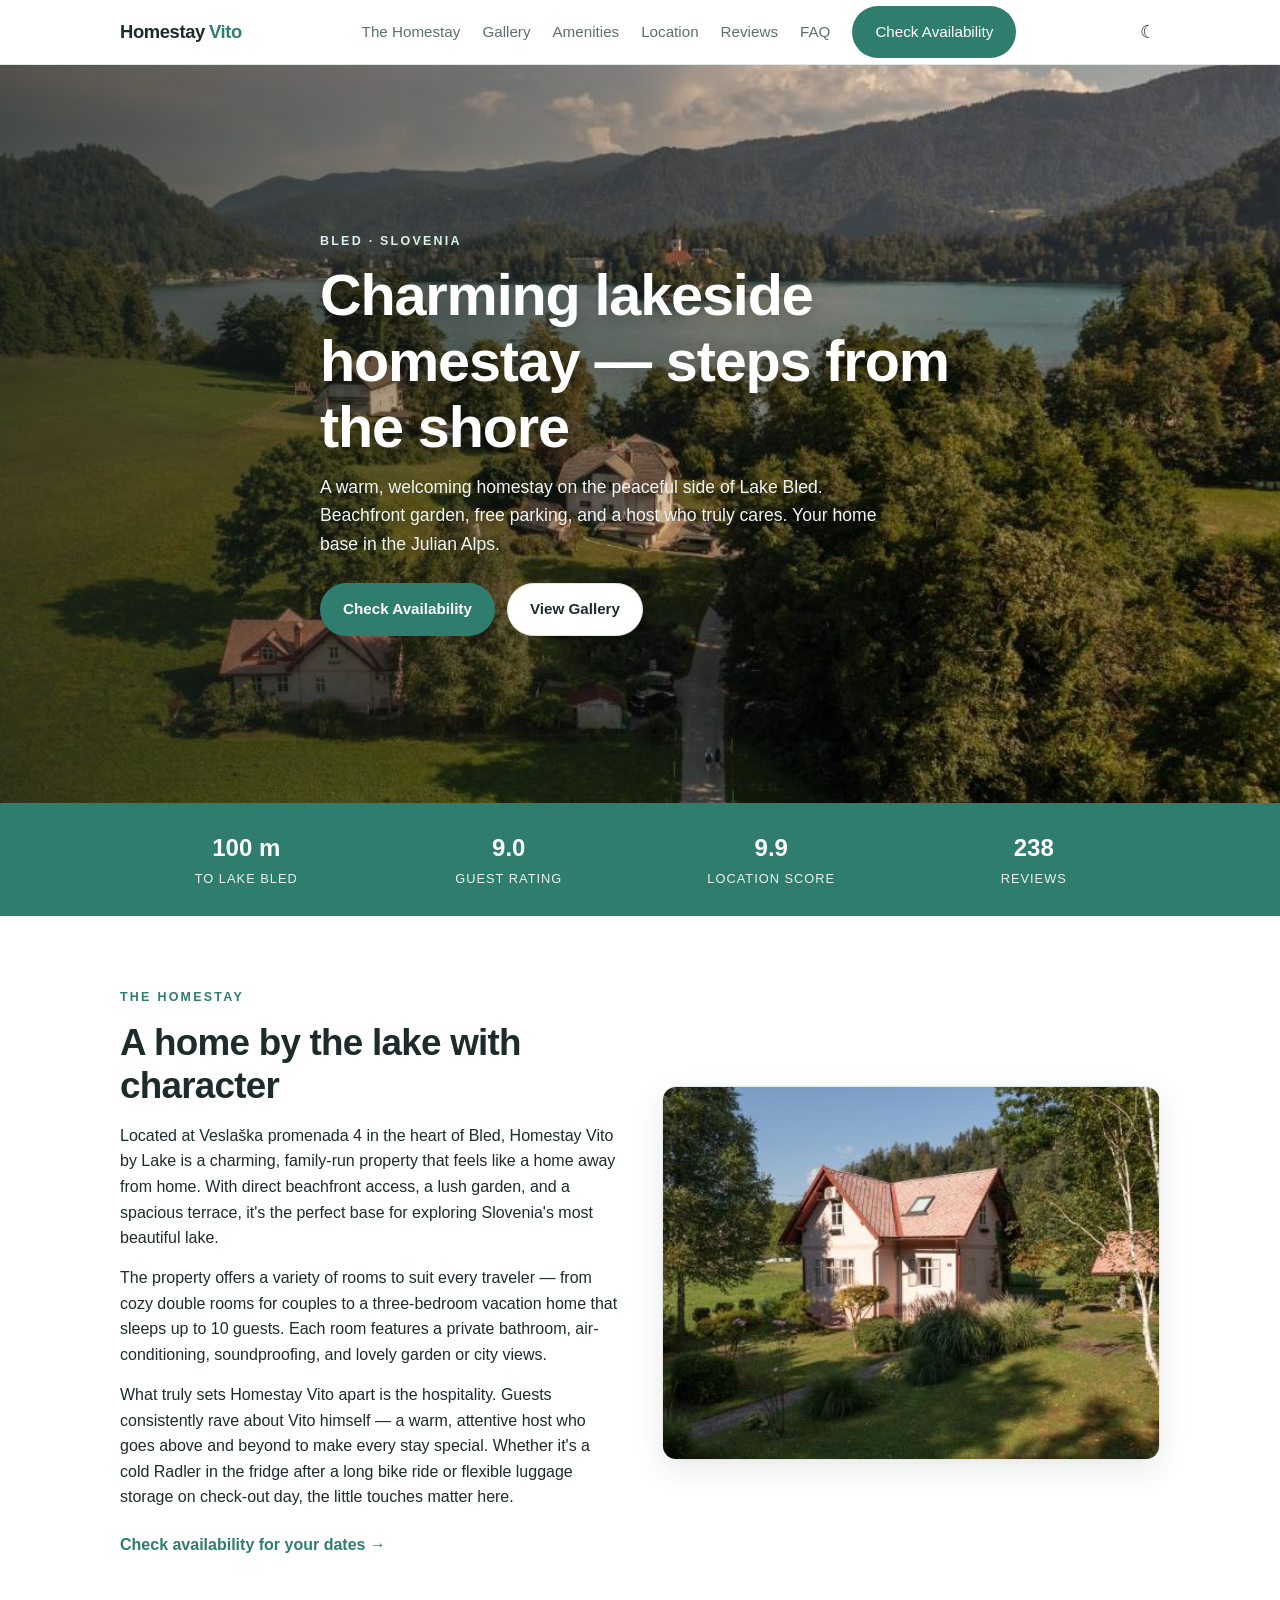
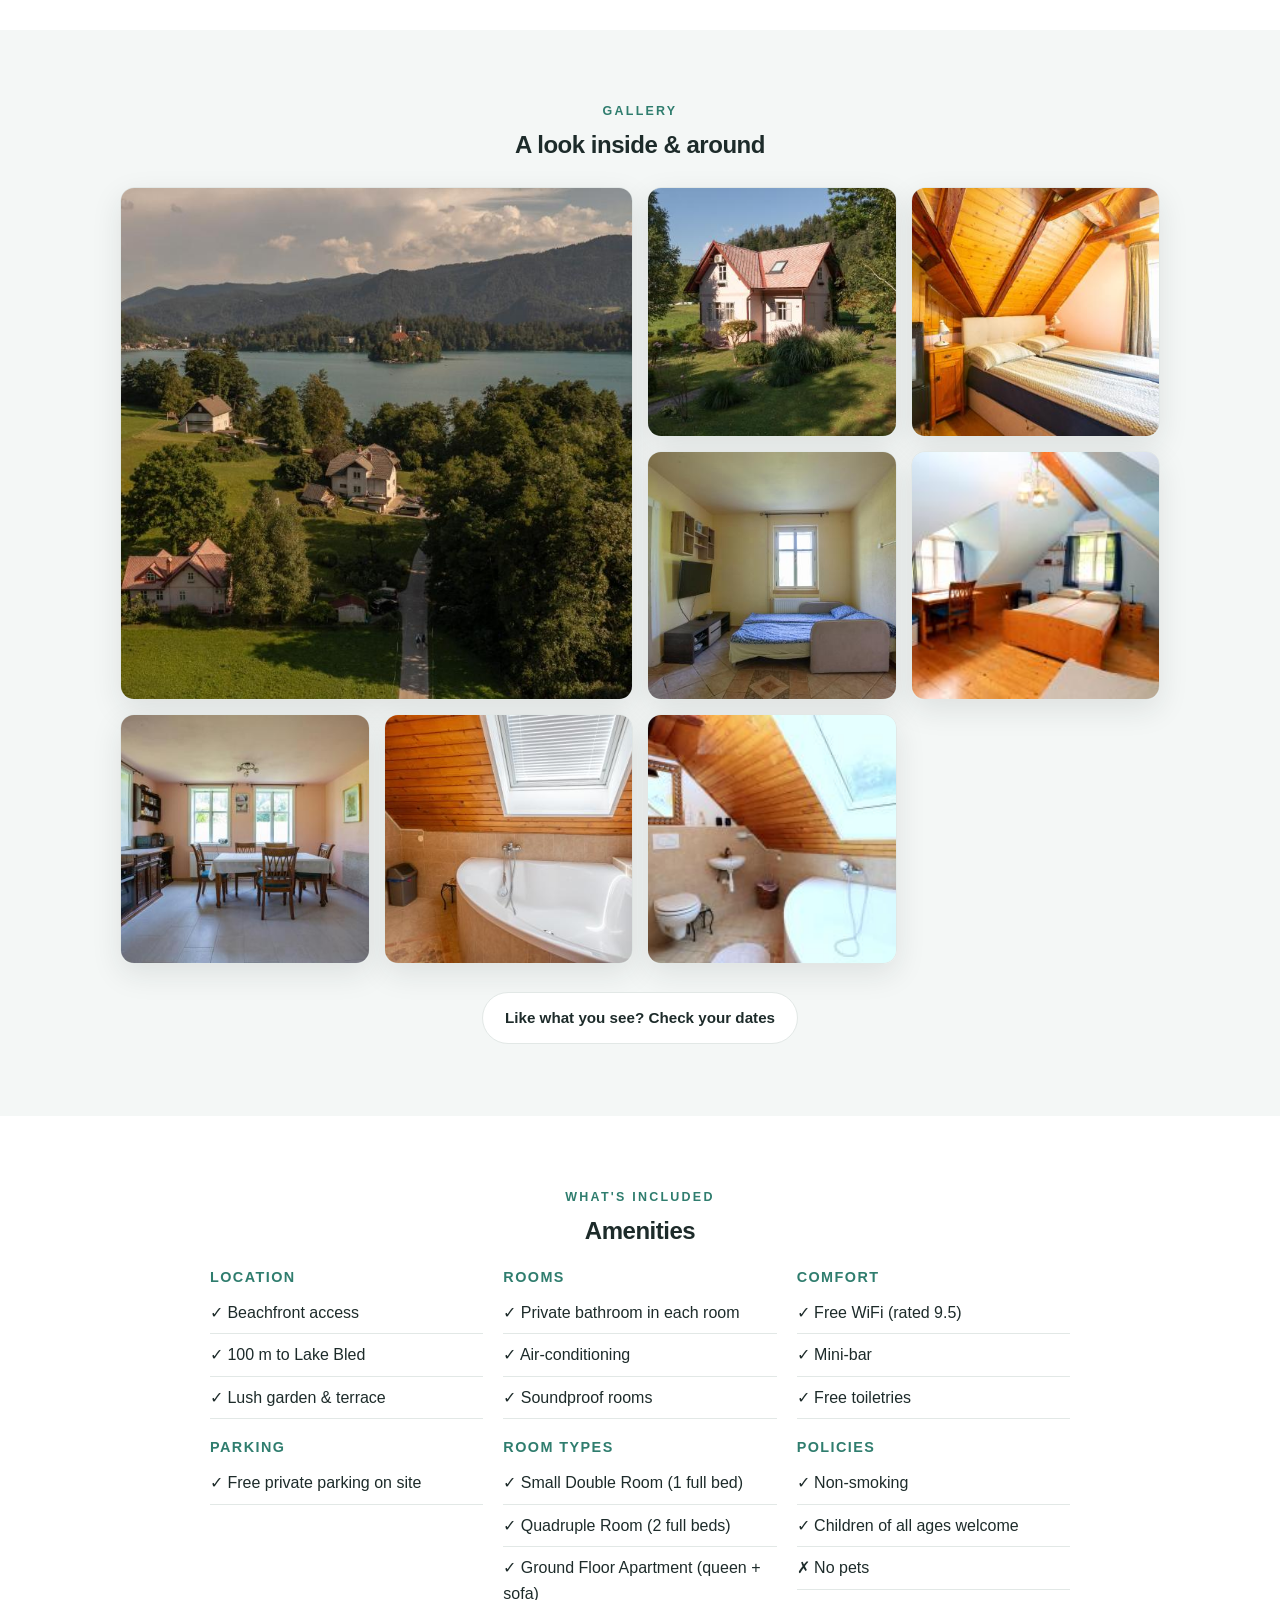
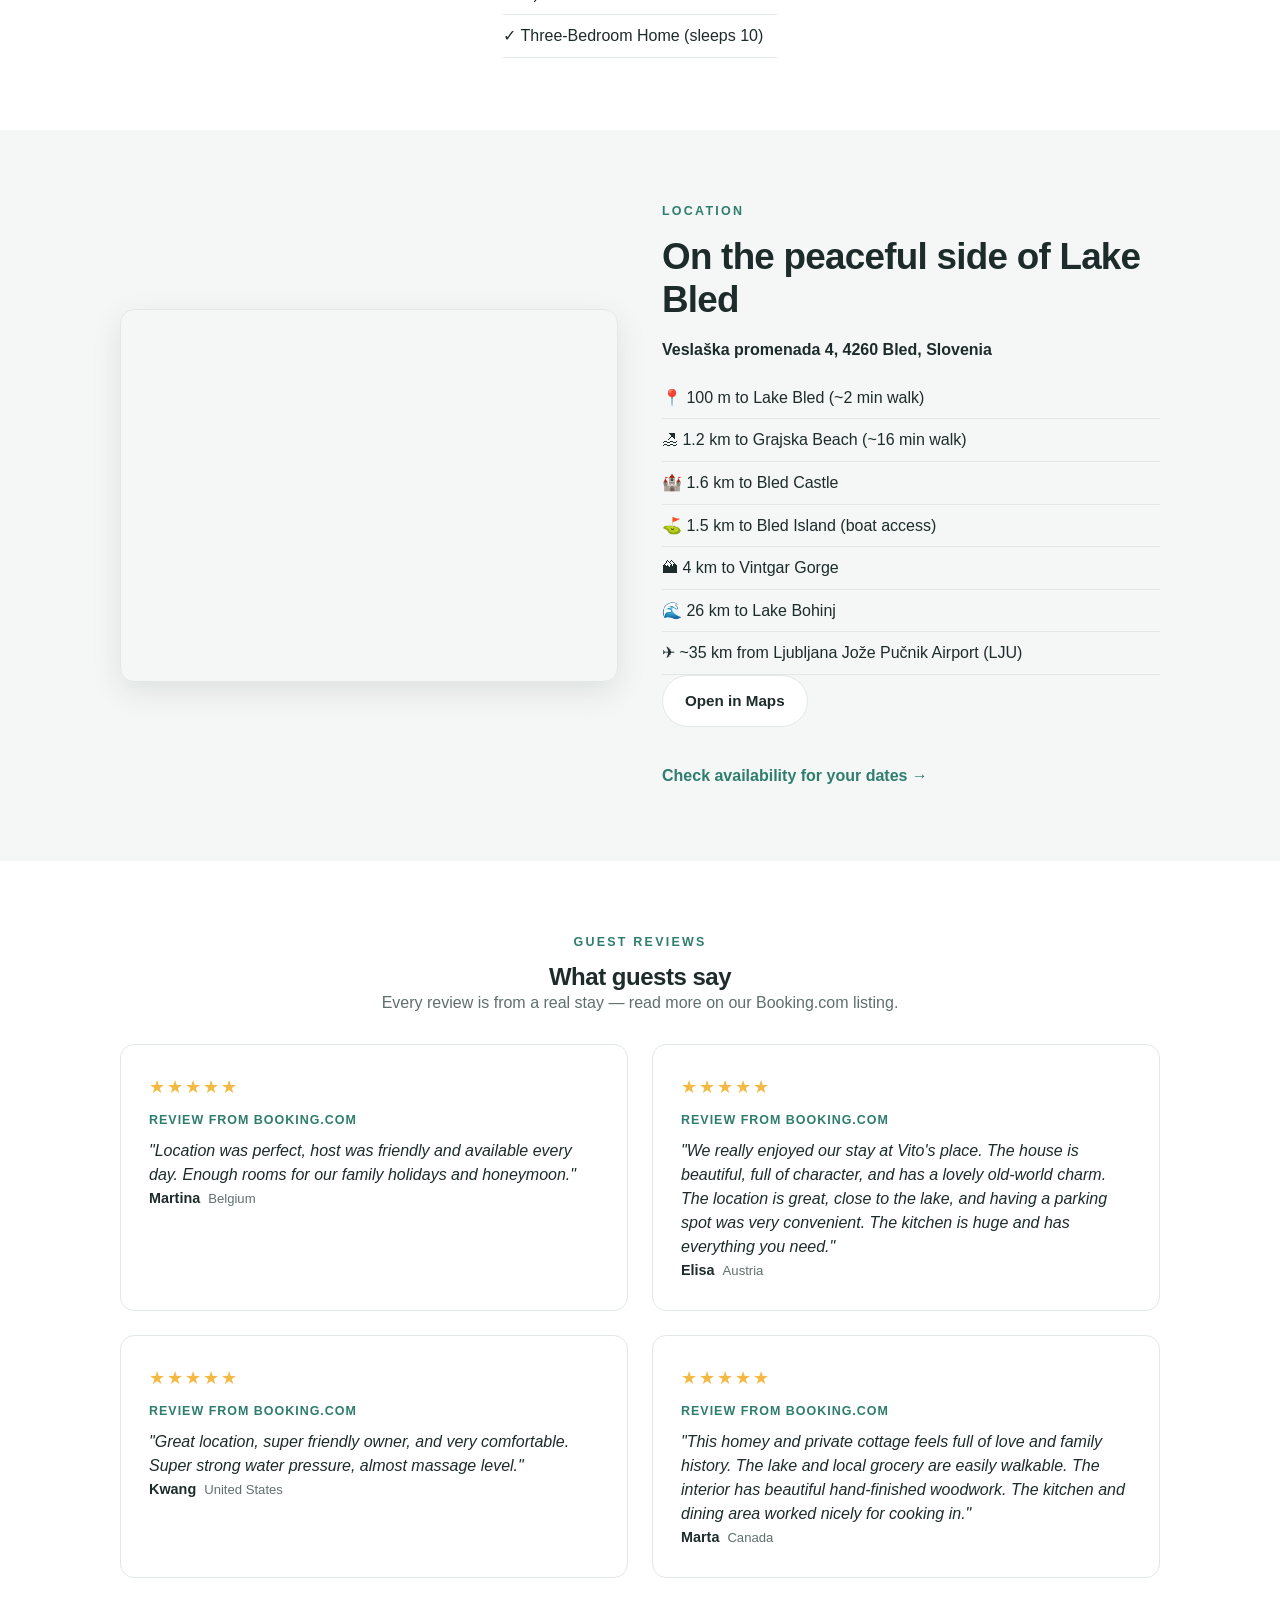
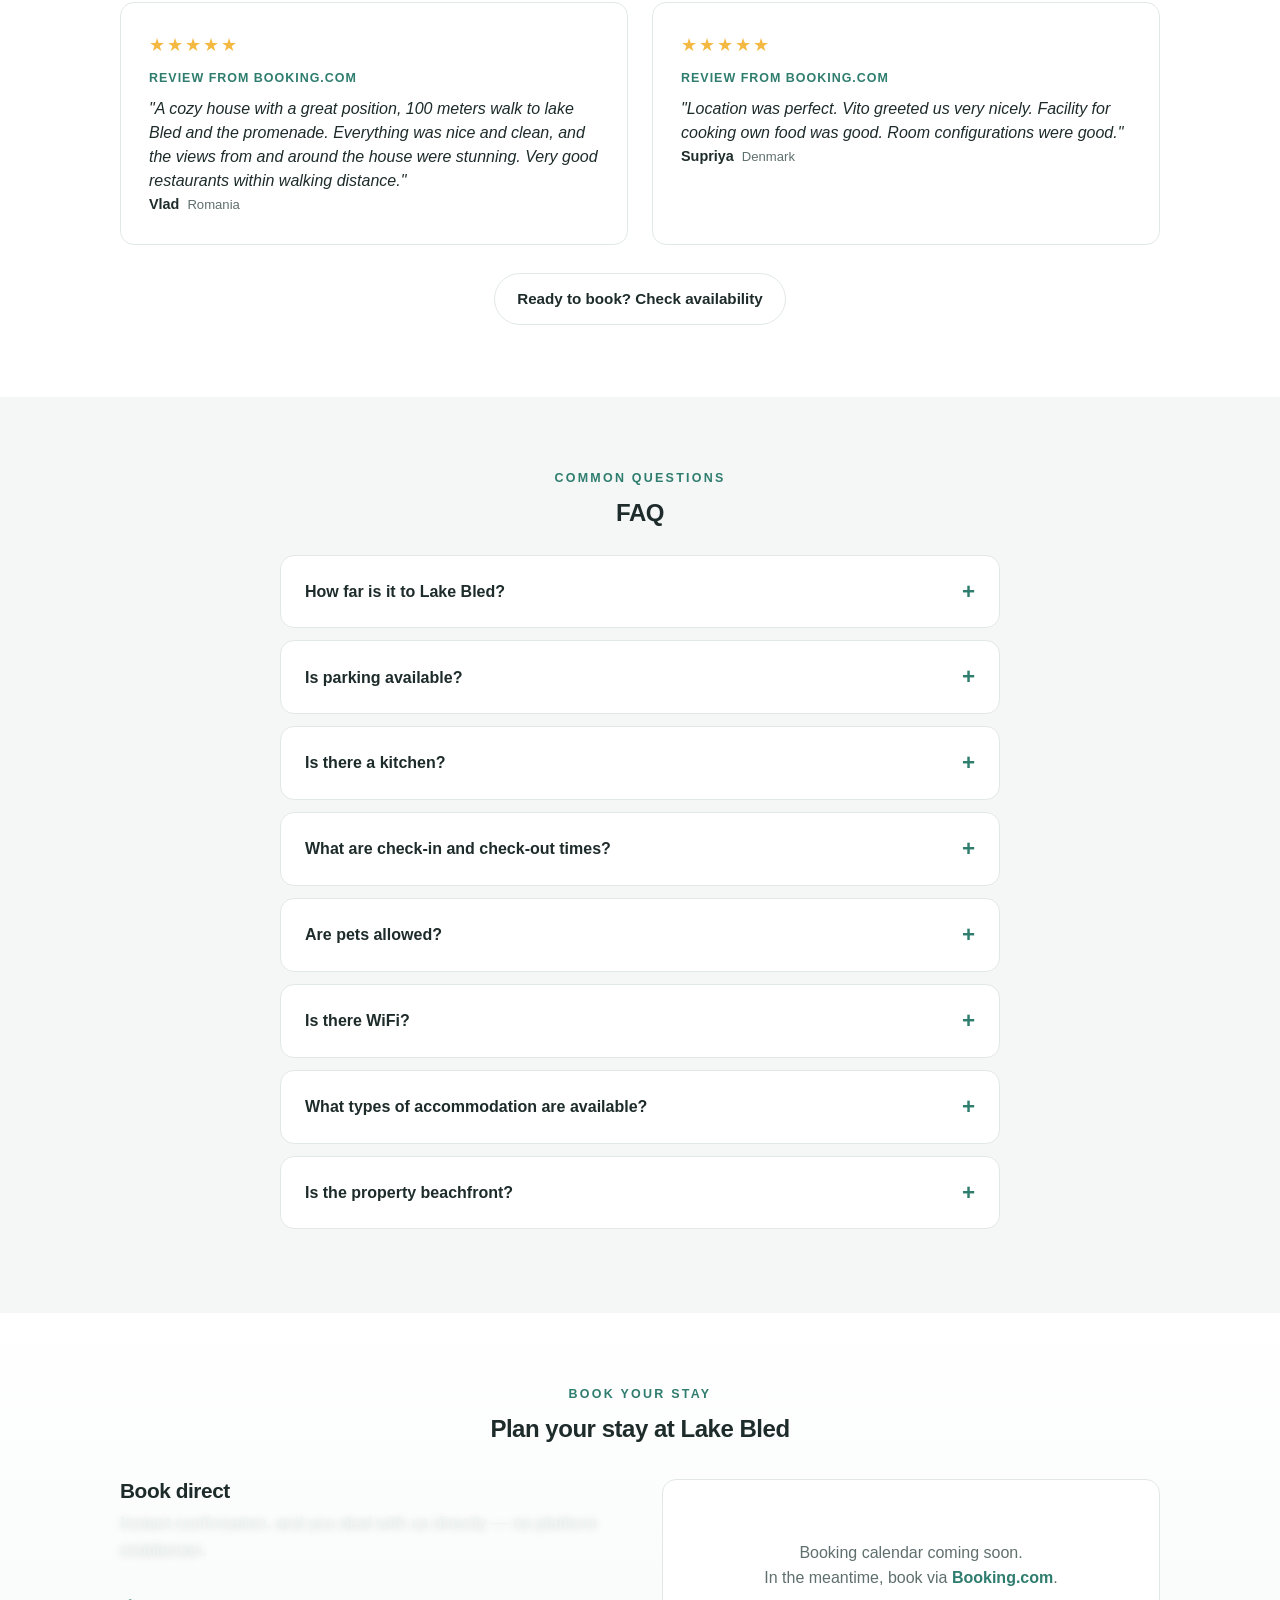
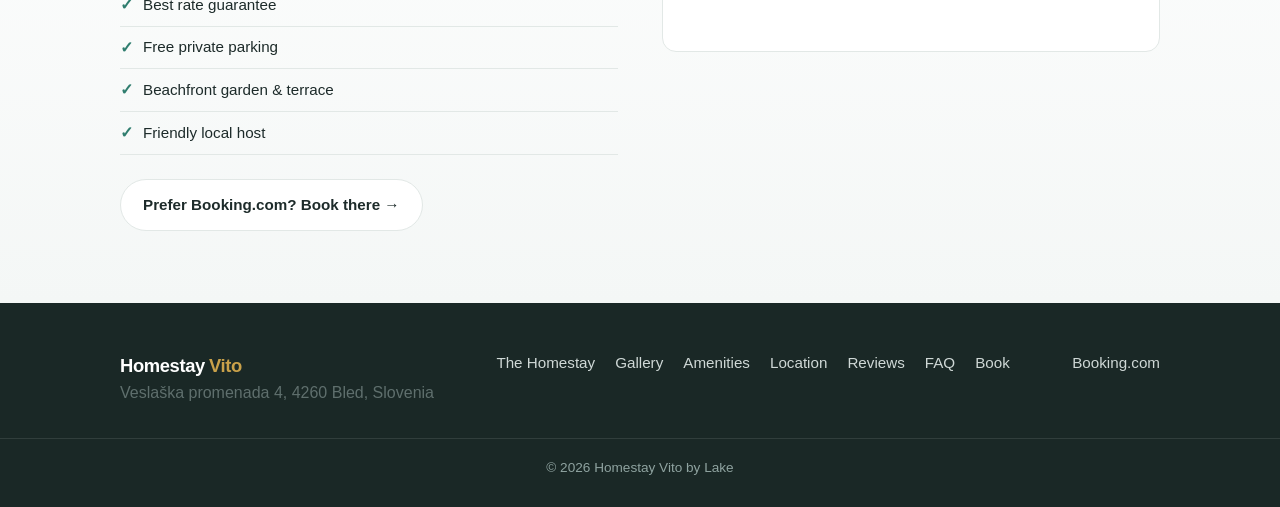
<file: index.html>
<!DOCTYPE html>
<html lang="en">
<head>
  <meta charset="UTF-8" />
  <meta name="viewport" content="width=device-width, initial-scale=1.0" />
  <title>Homestay Vito by Lake — Charming Lakeside Stay in Bled | Slovenia</title>
  <meta name="description" content="Charming beachfront homestay in Bled, Slovenia — 100m from Lake Bled. Free parking, free WiFi, garden terrace, family rooms. Book direct for the best rate." />
  <link rel="canonical" href="https://homestayvito.com/" />
  <link rel="preload" as="image" href="images/hero.jpg" />

  <meta property="og:type" content="website" />
  <meta property="og:title" content="Homestay Vito by Lake — Charming Lakeside Stay in Bled" />
  <meta property="og:description" content="Beachfront homestay 100m from Lake Bled with garden, terrace, free parking, and free WiFi. Family rooms, fully equipped kitchen, and a friendly host." />
  <meta property="og:image" content="images/hero.jpg" />
  <meta property="og:url" content="https://homestayvito.com/" />
  <meta name="twitter:card" content="summary_large_image" />
  <meta name="twitter:title" content="Homestay Vito by Lake — Charming Lakeside Stay in Bled" />
  <meta name="twitter:description" content="Beachfront homestay 100m from Lake Bled. Free parking, free WiFi, garden terrace, family rooms." />
  <meta name="twitter:image" content="images/hero.jpg" />

  <link rel="icon" type="image/svg+xml" href="favicon.svg" />
  <link rel="icon" type="image/png" href="favicon.png" />
  <link rel="apple-touch-icon" href="favicon.png" />
  <link rel="stylesheet" href="styles.css" />
  <script>
    (function(){
      var t=localStorage.getItem('theme');
      if(t)document.documentElement.setAttribute('data-theme',t);
      else if(window.matchMedia('(prefers-color-scheme:dark)').matches)document.documentElement.setAttribute('data-theme','dark');
    })();
  </script>

  <script type="application/ld+json">
  {
    "@context": "https://schema.org",
    "@type": "LodgingBusiness",
    "name": "Homestay Vito by Lake",
    "description": "Charming beachfront homestay in Bled, Slovenia — 100m from Lake Bled with garden, terrace, free parking, and free WiFi. Family rooms with private bathrooms, air-conditioning, and garden or city views.",
    "url": "https://homestayvito.com/",
    "image": [
      "images/hero.jpg",
      "images/exterior.jpg",
      "images/kitchen.jpg"
    ],
    "address": { "@type": "PostalAddress", "streetAddress": "Veslaška promenada 4", "addressLocality": "Bled", "postalCode": "4260", "addressCountry": "SI" },
    "geo": { "@type": "GeoCoordinates", "latitude": 46.3647, "longitude": 14.1018 },
    "priceRange": "€70–€200",
    "checkinTime": "15:00",
    "checkoutTime": "10:00",
    "petsAllowed": false,
    "amenityFeature": [
      { "@type": "LocationFeatureSpecification", "name": "Free parking", "value": true },
      { "@type": "LocationFeatureSpecification", "name": "Free WiFi", "value": true },
      { "@type": "LocationFeatureSpecification", "name": "Beachfront", "value": true },
      { "@type": "LocationFeatureSpecification", "name": "Family rooms", "value": true },
      { "@type": "LocationFeatureSpecification", "name": "Air conditioning", "value": true },
      { "@type": "LocationFeatureSpecification", "name": "Garden", "value": true },
      { "@type": "LocationFeatureSpecification", "name": "Terrace", "value": true }
    ],
    "occupancy": { "@type": "QuantitativeValue", "maxValue": 10, "unitText": "guests" }
  }
  </script>
  <script type="application/ld+json">
  {
    "@context": "https://schema.org",
    "@type": "WebSite",
    "name": "Homestay Vito by Lake",
    "url": "https://homestayvito.com/"
  }
  </script>
  <script type="application/ld+json">
  {
    "@context": "https://schema.org",
    "@type": "FAQPage",
    "mainEntity": [
      {
        "@type": "Question",
        "name": "How far is it to Lake Bled?",
        "acceptedAnswer": {
          "@type": "Answer",
          "text": "The homestay is just 100m from the lake — a 2-minute walk. Grajska Beach is a 16-minute walk away, and Bled Castle is about 1.6 km (1 mi) away."
        }
      },
      {
        "@type": "Question",
        "name": "Is parking available?",
        "acceptedAnswer": {
          "@type": "Answer",
          "text": "Yes — free private parking is available on site at no extra charge."
        }
      },
      {
        "@type": "Question",
        "name": "Is there a kitchen?",
        "acceptedAnswer": {
          "@type": "Answer",
          "text": "A fully equipped kitchen is available for guests who want to cook their own meals, with stove, oven, refrigerator, and dining area."
        }
      },
      {
        "@type": "Question",
        "name": "What are check-in and check-out times?",
        "acceptedAnswer": {
          "@type": "Answer",
          "text": "Check-in from 3:00 PM to 8:00 PM, check-out from 7:00 AM to 10:00 AM. Please let us know your expected arrival time in advance."
        }
      },
      {
        "@type": "Question",
        "name": "Are pets allowed?",
        "acceptedAnswer": {
          "@type": "Answer",
          "text": "Unfortunately, pets are not allowed at Homestay Vito by Lake."
        }
      },
      {
        "@type": "Question",
        "name": "Is there WiFi?",
        "acceptedAnswer": {
          "@type": "Answer",
          "text": "Yes — free WiFi is available throughout the property, rated 9.5 by guests for quality and reliability."
        }
      },
      {
        "@type": "Question",
        "name": "What types of rooms are available?",
        "acceptedAnswer": {
          "@type": "Answer",
          "text": "We offer a Small Double Room, a Quadruple Room with 2 full beds, an Apartment on the ground floor with a queen bed and sofa bed, and a spacious Three-Bedroom Vacation Home sleeping up to 10 guests."
        }
      },
      {
        "@type": "Question",
        "name": "Is the property beachfront?",
        "acceptedAnswer": {
          "@type": "Answer",
          "text": "Yes — Homestay Vito by Lake offers direct beachfront access with a lush garden and a spacious terrace."
        }
      }
    ]
  }
  </script>
</head>
<body>
  <a class="skip-link" href="#about">Skip to content</a>

  <header class="site-header">
    <div class="container nav">
      <a class="brand" href="#top">Homestay<span>Vito</span></a>
      <nav class="nav-links" id="nav-links">
        <a href="#about">The Homestay</a>
        <a href="#gallery">Gallery</a>
        <a href="#amenities">Amenities</a>
        <a href="#location">Location</a>
        <a href="#reviews">Reviews</a>
        <a href="#faq">FAQ</a>
        <a href="#book" class="btn btn-primary">Check Availability</a>
      </nav>
      <button class="theme-toggle" id="theme-toggle" aria-label="Toggle dark mode"><span class="icon-moon">&#9790;</span><span class="icon-sun">&#9728;</span></button>
      <button class="nav-toggle" id="nav-toggle" aria-label="Menu" aria-expanded="false" aria-controls="nav-links">&#9776;</button>
    </div>
  </header>

  <section id="top" class="hero">
    <picture>
      <img class="hero-photo" src="images/hero.jpg" alt="Aerial view of Homestay Vito by Lake with Lake Bled in the background" fetchpriority="high" />
    </picture>
    <div class="hero-overlay"></div>
    <div class="container hero-inner">
      <p class="eyebrow">Bled · Slovenia</p>
      <h1>Charming lakeside homestay — steps from the shore</h1>
      <p class="lead">A warm, welcoming homestay on the peaceful side of Lake Bled. Beachfront garden, free parking, and a host who truly cares. Your home base in the Julian Alps.</p>
      <div class="hero-cta">
        <a href="#book" class="btn btn-primary">Check Availability</a>
        <a href="#gallery" class="btn btn-ghost">View Gallery</a>
      </div>
    </div>
  </section>

  <section class="facts">
    <div class="container facts-grid">
      <div class="fact"><span class="fact-num">100 m</span><span class="fact-label">To Lake Bled</span></div>
      <div class="fact"><span class="fact-num">9.0</span><span class="fact-label">Guest Rating</span></div>
      <div class="fact"><span class="fact-num">9.9</span><span class="fact-label">Location Score</span></div>
      <div class="fact"><span class="fact-num">238</span><span class="fact-label">Reviews</span></div>
    </div>
  </section>

  <section id="about" class="section">
    <div class="container two-col">
      <div class="col-text">
        <p class="eyebrow">The Homestay</p>
        <h2>A home by the lake with character</h2>
        <p>Located at Veslaška promenada 4 in the heart of Bled, Homestay Vito by Lake is a charming, family-run property that feels like a home away from home. With direct beachfront access, a lush garden, and a spacious terrace, it's the perfect base for exploring Slovenia's most beautiful lake.</p>
        <p>The property offers a variety of rooms to suit every traveler — from cozy double rooms for couples to a three-bedroom vacation home that sleeps up to 10 guests. Each room features a private bathroom, air-conditioning, soundproofing, and lovely garden or city views.</p>
        <p>What truly sets Homestay Vito apart is the hospitality. Guests consistently rave about Vito himself — a warm, attentive host who goes above and beyond to make every stay special. Whether it's a cold Radler in the fridge after a long bike ride or flexible luggage storage on check-out day, the little touches matter here.</p>
        <a href="#book" class="text-cta">Check availability for your dates &rarr;</a>
      </div>
      <div class="col-media">
        <img class="img-round" src="images/exterior.jpg" alt="Charming white house with red roof at Homestay Vito by Lake in Bled" />
      </div>
    </div>
  </section>

  <section id="gallery" class="section section-alt">
    <div class="container">
      <p class="eyebrow center">Gallery</p>
      <h2 class="center">A look inside &amp; around</h2>
      <div class="gallery">
        <img class="img-round gallery-lead" src="images/hero.jpg" alt="Aerial view of Homestay Vito by Lake with Lake Bled" />
        <img class="img-round" src="images/exterior.jpg" alt="White house with red roof, garden, and terrace" />
        <img class="img-round" src="images/bedroom1.jpg" alt="Cozy bedroom with TV and comfortable bedding" />
        <img class="img-round" src="images/bedroom2.jpg" alt="Bedroom with desk, TV, and window view" />
        <img class="img-round" src="images/attic-bedroom.jpg" alt="Attic bedroom with bed and desk under wooden beams" />
        <img class="img-round" src="images/kitchen.jpg" alt="Fully equipped kitchen with dining table and chairs" />
        <img class="img-round" src="images/bathroom.jpg" alt="Modern bathroom with bathtub, sink, and window" />
        <img class="img-round" src="images/bathroom2.jpg" alt="Bathroom with toilet, sink, and mirror" />
      </div>
      <div class="section-cta center">
        <a href="#book" class="btn btn-ghost">Like what you see? Check your dates</a>
      </div>
    </div>
  </section>

  <section id="amenities" class="section">
    <div class="container">
      <p class="eyebrow center">What's included</p>
      <h2 class="center">Amenities</h2>
      <div class="amenities-grid">
        <div class="amenity-group">
          <h3>Location</h3>
          <ul class="amenities">
            <li>&#10003; Beachfront access</li>
            <li>&#10003; 100 m to Lake Bled</li>
            <li>&#10003; Lush garden &amp; terrace</li>
          </ul>
        </div>
        <div class="amenity-group">
          <h3>Rooms</h3>
          <ul class="amenities">
            <li>&#10003; Private bathroom in each room</li>
            <li>&#10003; Air-conditioning</li>
            <li>&#10003; Soundproof rooms</li>
          </ul>
        </div>
        <div class="amenity-group">
          <h3>Comfort</h3>
          <ul class="amenities">
            <li>&#10003; Free WiFi (rated 9.5)</li>
            <li>&#10003; Mini-bar</li>
            <li>&#10003; Free toiletries</li>
          </ul>
        </div>
        <div class="amenity-group">
          <h3>Parking</h3>
          <ul class="amenities">
            <li>&#10003; Free private parking on site</li>
          </ul>
        </div>
        <div class="amenity-group">
          <h3>Room Types</h3>
          <ul class="amenities">
            <li>&#10003; Small Double Room (1 full bed)</li>
            <li>&#10003; Quadruple Room (2 full beds)</li>
            <li>&#10003; Ground Floor Apartment (queen + sofa)</li>
            <li>&#10003; Three-Bedroom Home (sleeps 10)</li>
          </ul>
        </div>
        <div class="amenity-group">
          <h3>Policies</h3>
          <ul class="amenities">
            <li>&#10003; Non-smoking</li>
            <li>&#10003; Children of all ages welcome</li>
            <li>&#10007; No pets</li>
          </ul>
        </div>
      </div>
    </div>
  </section>

  <section id="location" class="section section-alt">
    <div class="container two-col">
      <div class="col-media">
        <div class="map-wrap"><iframe src="https://maps.google.com/maps?q=Vesla%C5%A1ka+promenada+4+Bled+Slovenia&output=embed" width="100%" height="100%" style="border:0;" allowfullscreen="" loading="lazy" referrerpolicy="no-referrer-when-downgrade"></iframe></div>
      </div>
      <div class="col-text">
        <p class="eyebrow">Location</p>
        <h2>On the peaceful side of Lake Bled</h2>
        <p><strong>Veslaška promenada 4, 4260 Bled, Slovenia</strong></p>
        <ul class="location-list">
          <li><span aria-hidden="true">&#128205;</span> 100 m to Lake Bled (~2 min walk)</li>
          <li><span aria-hidden="true">&#127958;</span> 1.2 km to Grajska Beach (~16 min walk)</li>
          <li><span aria-hidden="true">&#127984;</span> 1.6 km to Bled Castle</li>
          <li><span aria-hidden="true">&#9971;</span> 1.5 km to Bled Island (boat access)</li>
          <li><span aria-hidden="true">&#127956;</span> 4 km to Vintgar Gorge</li>
          <li><span aria-hidden="true">&#127754;</span> 26 km to Lake Bohinj</li>
          <li><span aria-hidden="true">&#9992;</span> ~35 km from Ljubljana Jože Pučnik Airport (LJU)</li>
        </ul>
        <a class="btn btn-ghost" href="https://www.google.com/maps/search/?api=1&query=Vesla%C5%A1ka+promenada+4+Bled+Slovenia" target="_blank" rel="noopener">Open in Maps</a>
        <div class="section-cta">
          <a href="#book" class="text-cta">Check availability for your dates &rarr;</a>
        </div>
      </div>
    </div>
  </section>

  <section id="reviews" class="section">
    <div class="container">
      <p class="eyebrow center">Guest reviews</p>
      <h2 class="center">What guests say</h2>
      <p class="center muted" style="margin-bottom:8px">Every review is from a real stay &mdash; <a href="https://www.booking.com/hotel/si/studios-quot-vito-quot-bled.sl.html" target="_blank" rel="noopener">read more on our Booking.com listing</a>.</p>
      <div class="reviews">
        <div class="review-card">
          <div class="review-stars" aria-label="5 out of 5 stars">&#9733;&#9733;&#9733;&#9733;&#9733;</div>
          <p class="review-source">Review from Booking.com</p>
          <p class="review-text">"Location was perfect, host was friendly and available every day. Enough rooms for our family holidays and honeymoon."</p>
          <div class="review-author">
            <strong>Martina</strong>
            <span class="muted">Belgium</span>
          </div>
        </div>
        <div class="review-card">
          <div class="review-stars" aria-label="5 out of 5 stars">&#9733;&#9733;&#9733;&#9733;&#9733;</div>
          <p class="review-source">Review from Booking.com</p>
          <p class="review-text">"We really enjoyed our stay at Vito's place. The house is beautiful, full of character, and has a lovely old-world charm. The location is great, close to the lake, and having a parking spot was very convenient. The kitchen is huge and has everything you need."</p>
          <div class="review-author">
            <strong>Elisa</strong>
            <span class="muted">Austria</span>
          </div>
        </div>
        <div class="review-card">
          <div class="review-stars" aria-label="5 out of 5 stars">&#9733;&#9733;&#9733;&#9733;&#9733;</div>
          <p class="review-source">Review from Booking.com</p>
          <p class="review-text">"Great location, super friendly owner, and very comfortable. Super strong water pressure, almost massage level."</p>
          <div class="review-author">
            <strong>Kwang</strong>
            <span class="muted">United States</span>
          </div>
        </div>
        <div class="review-card">
          <div class="review-stars" aria-label="5 out of 5 stars">&#9733;&#9733;&#9733;&#9733;&#9733;</div>
          <p class="review-source">Review from Booking.com</p>
          <p class="review-text">"This homey and private cottage feels full of love and family history. The lake and local grocery are easily walkable. The interior has beautiful hand-finished woodwork. The kitchen and dining area worked nicely for cooking in."</p>
          <div class="review-author">
            <strong>Marta</strong>
            <span class="muted">Canada</span>
          </div>
        </div>
        <div class="review-card">
          <div class="review-stars" aria-label="5 out of 5 stars">&#9733;&#9733;&#9733;&#9733;&#9733;</div>
          <p class="review-source">Review from Booking.com</p>
          <p class="review-text">"A cozy house with a great position, 100 meters walk to lake Bled and the promenade. Everything was nice and clean, and the views from and around the house were stunning. Very good restaurants within walking distance."</p>
          <div class="review-author">
            <strong>Vlad</strong>
            <span class="muted">Romania</span>
          </div>
        </div>
        <div class="review-card">
          <div class="review-stars" aria-label="5 out of 5 stars">&#9733;&#9733;&#9733;&#9733;&#9733;</div>
          <p class="review-source">Review from Booking.com</p>
          <p class="review-text">"Location was perfect. Vito greeted us very nicely. Facility for cooking own food was good. Room configurations were good."</p>
          <div class="review-author">
            <strong>Supriya</strong>
            <span class="muted">Denmark</span>
          </div>
        </div>
      </div>
      <div class="section-cta center">
        <a href="#book" class="btn btn-ghost">Ready to book? Check availability</a>
      </div>
    </div>
  </section>

  <section id="faq" class="section section-alt">
    <div class="container">
      <p class="eyebrow center">Common questions</p>
      <h2 class="center">FAQ</h2>
      <div class="faq-list">
        <details class="faq-item">
          <summary>How far is it to Lake Bled?</summary>
          <p>The homestay is just 100 m from the lake — about a 2-minute walk. Grajska Beach is a 16-minute walk away, and Bled Castle is about 1.6 km (1 mi) away.</p>
        </details>
        <details class="faq-item">
          <summary>Is parking available?</summary>
          <p>Yes — free private parking is available on site at no extra charge. No need to worry about finding a spot in busy Bled.</p>
        </details>
        <details class="faq-item">
          <summary>Is there a kitchen?</summary>
          <p>Yes — a fully equipped kitchen is available for guests who want to cook their own meals, with stove, oven, refrigerator, and dining area.</p>
        </details>
        <details class="faq-item">
          <summary>What are check-in and check-out times?</summary>
          <p>Check-in from 3:00 PM to 8:00 PM, check-out from 7:00 AM to 10:00 AM. Please let us know your expected arrival time in advance — Vito is flexible and happy to accommodate.</p>
        </details>
        <details class="faq-item">
          <summary>Are pets allowed?</summary>
          <p>Unfortunately, pets are not allowed at Homestay Vito by Lake.</p>
        </details>
        <details class="faq-item">
          <summary>Is there WiFi?</summary>
          <p>Yes — free WiFi is available throughout the property, rated 9.5 by guests for its speed and reliability. Suitable for video calls and remote work.</p>
        </details>
        <details class="faq-item">
          <summary>What types of accommodation are available?</summary>
          <p>We offer a Small Double Room (1 full bed), a Quadruple Room (2 full beds, sleeps 4), a Ground Floor Apartment (queen bed + sofa bed, sleeps 4), and a Three-Bedroom Vacation Home (sleeps up to 10).</p>
        </details>
        <details class="faq-item">
          <summary>Is the property beachfront?</summary>
          <p>Yes — Homestay Vito by Lake offers direct beachfront access with a lush garden and a spacious terrace where you can relax after a day of exploring.</p>
        </details>
      </div>
    </div>
  </section>

  <section id="book" class="section book">
    <div class="container">
      <div class="section-header center">
        <p class="eyebrow center">Book your stay</p>
        <h2 class="center">Plan your stay at Lake Bled</h2>
      </div>
      <div class="booking-grid">
        <div class="booking-content">
          <h3>Book direct</h3>
          <p class="lead">Instant confirmation, and you deal with us directly — no platform middleman.</p>
          <ul class="booking-features">
            <li><span class="bf-check">&#10003;</span> Best rate guarantee</li>
            <li><span class="bf-check">&#10003;</span> Free private parking</li>
            <li><span class="bf-check">&#10003;</span> Beachfront garden &amp; terrace</li>
            <li><span class="bf-check">&#10003;</span> Friendly local host</li>
          </ul>
          <p style="margin-top:20px"><a class="btn btn-ghost" href="https://www.booking.com/hotel/si/studios-quot-vito-quot-bled.sl.html" target="_blank" rel="noopener">Prefer Booking.com? Book there &rarr;</a></p>
        </div>
        <div class="booking-form-wrapper">
          <div class="bentral-widget">
            <p style="text-align:center;padding:40px 20px;color:var(--muted);">Booking calendar coming soon.<br>In the meantime, book via <a href="https://www.booking.com/hotel/si/studios-quot-vito-quot-bled.sl.html" target="_blank" rel="noopener" style="color:var(--accent);font-weight:600;">Booking.com</a>.</p>
          </div>
        </div>
      </div>
    </div>
  </section>

  <footer class="site-footer">
    <div class="container footer-inner">
      <div>
        <span class="brand">Homestay<span>Vito</span></span>
        <p class="muted">Veslaška promenada 4, 4260 Bled, Slovenia</p>
      </div>
      <div class="footer-links">
        <a href="#about">The Homestay</a>
        <a href="#gallery">Gallery</a>
        <a href="#amenities">Amenities</a>
        <a href="#location">Location</a>
        <a href="#reviews">Reviews</a>
        <a href="#faq">FAQ</a>
        <a href="#book">Book</a>
      </div>
      <div class="footer-links">
        <a href="https://www.booking.com/hotel/si/studios-quot-vito-quot-bled.sl.html" target="_blank" rel="noopener">Booking.com</a>
      </div>
    </div>
    <p class="copyright">&copy; <span id="year"></span> Homestay Vito by Lake</p>
  </footer>

  <div class="sticky-mobile-bar" id="sticky-bar">
    <a href="#book" class="btn btn-primary btn-block">Check Availability</a>
  </div>

  <script>
    document.getElementById('year').textContent = new Date().getFullYear();

    var themeToggle = document.getElementById('theme-toggle');
    themeToggle.addEventListener('click', function() {
      var current = document.documentElement.getAttribute('data-theme');
      var next = current === 'dark' ? 'light' : 'dark';
      if (next === 'light') {
        document.documentElement.removeAttribute('data-theme');
        localStorage.removeItem('theme');
      } else {
        document.documentElement.setAttribute('data-theme', 'dark');
        localStorage.setItem('theme', 'dark');
      }
    });

    var navToggle = document.getElementById('nav-toggle');
    var navLinks = document.getElementById('nav-links');
    navToggle.addEventListener('click', function() {
      var open = navLinks.classList.toggle('open');
      navToggle.setAttribute('aria-expanded', open);
    });
    navLinks.querySelectorAll('a').forEach(function(link) {
      link.addEventListener('click', function() {
        navLinks.classList.remove('open');
        navToggle.setAttribute('aria-expanded', 'false');
      });
    });
    document.addEventListener('keydown', function(e) {
      if (e.key === 'Escape' && navLinks.classList.contains('open')) {
        navLinks.classList.remove('open');
        navToggle.setAttribute('aria-expanded', 'false');
        navToggle.focus();
      }
    });

    document.querySelectorAll('.gallery img').forEach(function(img) {
      img.setAttribute('tabindex', '0');
      img.addEventListener('click', function(e) {
        e.stopPropagation();
        openLightbox(this.getAttribute('src'), this.getAttribute('alt'));
      });
      img.addEventListener('keydown', function(e) {
        if (e.key === 'Enter') {
          e.stopPropagation();
          openLightbox(this.getAttribute('src'), this.getAttribute('alt'));
        }
      });
    });

    function openLightbox(src, alt) {
      var overlay = document.createElement('div');
      overlay.className = 'lightbox';
      overlay.setAttribute('role', 'dialog');
      overlay.setAttribute('aria-modal', 'true');
      overlay.setAttribute('aria-label', 'Image viewer');
      overlay.innerHTML = '<span class="lightbox-close" tabindex="0" role="button" aria-label="Close">&times;</span><img src="' + src + '" alt="' + (alt || '') + '" />';
      overlay.querySelector('.lightbox-close').addEventListener('click', function() { overlay.remove(); });
      overlay.querySelector('img').addEventListener('click', function(e) { e.stopPropagation(); });
      overlay.addEventListener('click', function() { this.remove(); });
      document.addEventListener('keydown', function handler(e) {
        if (e.key === 'Escape') {
          overlay.remove();
          document.removeEventListener('keydown', handler);
        }
      });
      document.body.appendChild(overlay);
      overlay.querySelector('.lightbox-close').focus();
    }

    var stickyBar = document.getElementById('sticky-bar');
    var heroEl = document.querySelector('.hero');
    var bookEl = document.getElementById('book');
    function updateStickyBar() {
      var scrollY = window.scrollY;
      var heroBottom = heroEl.offsetTop + heroEl.offsetHeight;
      var bookTop = bookEl.offsetTop;
      var inBook = scrollY + window.innerHeight > bookTop;
      if (scrollY > heroBottom && !inBook) {
        stickyBar.classList.add('visible');
      } else {
        stickyBar.classList.remove('visible');
      }
    }
    window.addEventListener('scroll', updateStickyBar, { passive: true });
    updateStickyBar();
  </script>
</body>
</html>
</file>
<file: styles.css>
:root{
  --bg:#ffffff;
  --bg-alt:#f4f7f6;
  --ink:#1d2b2a;
  --muted:#5f6f6d;
  --accent:#2f7d6e;
  --accent-dark:#225c51;
  --gold:#c9a14a;
  --line:#e2e8e6;
  --radius:14px;
  --shadow:0 10px 30px rgba(29,43,42,.10);
  --maxw:1080px;
}
[data-theme="dark"]{
  --bg:#0f1716;
  --bg-alt:#172321;
  --ink:#e2ebe8;
  --muted:#8a9d9a;
  --accent:#4db89e;
  --accent-dark:#3a9a82;
  --gold:#d4b05c;
  --line:#263533;
  --shadow:0 10px 30px rgba(0,0,0,.30);
}
*{box-sizing:border-box;margin:0;padding:0}
html{scroll-behavior:smooth}
body{
  font-family:-apple-system,BlinkMacSystemFont,"Segoe UI",Roboto,Helvetica,Arial,sans-serif;
  color:var(--ink);background:var(--bg);line-height:1.6;
  -webkit-font-smoothing:antialiased;
}
.container{max-width:var(--maxw);margin:0 auto;padding:0 20px}
h1,h2,h3{line-height:1.15;font-weight:700;letter-spacing:-.02em}
a{color:inherit;text-decoration:none}
img{max-width:100%;height:auto;display:block}
.muted{color:var(--muted)}
.center{text-align:center}
.eyebrow{text-transform:uppercase;letter-spacing:.18em;font-size:.78rem;font-weight:700;color:var(--accent);margin-bottom:.6rem}
.eyebrow.center{text-align:center}

.skip-link{position:absolute;top:-100%;left:16px;z-index:200;background:var(--accent);color:#fff;padding:10px 18px;border-radius:0 0 8px 8px;font-weight:600;font-size:.9rem}
.skip-link:focus{top:0}

.btn{display:inline-block;padding:13px 22px;border-radius:999px;font-weight:600;font-size:.95rem;cursor:pointer;border:1px solid transparent;transition:.2s}
.btn:focus-visible{outline:3px solid var(--accent);outline-offset:3px}
.btn-primary{background:var(--accent);color:#fff}
.btn-primary:hover{background:var(--accent-dark);transform:translateY(-1px)}
.btn-ghost{border-color:var(--line);color:var(--ink);background:#fff}
.btn-ghost:hover{border-color:var(--accent);color:var(--accent);transform:translateY(-1px)}
[data-theme="dark"] .btn-ghost{background:transparent}
.btn-block{width:100%;text-align:center}

.text-cta{color:var(--accent);font-weight:600;display:inline-block;margin-top:8px}
.text-cta:hover{text-decoration:underline}

.site-header{position:sticky;top:0;z-index:20;background:rgba(255,255,255,.92);backdrop-filter:blur(10px);border-bottom:1px solid var(--line)}
[data-theme="dark"] .site-header{background:rgba(15,23,22,.92)}
.nav{display:flex;align-items:center;justify-content:space-between;height:64px}
.brand{font-weight:800;font-size:1.15rem;letter-spacing:-.02em}
.brand span{color:var(--accent);margin-left:4px;font-weight:600}
.nav-links{display:flex;align-items:center;gap:22px}
.nav-links a{font-size:.95rem;color:var(--muted);font-weight:500}
.nav-links a:hover{color:var(--ink)}
.nav-links .btn{color:#fff}
.nav-links .btn:focus-visible{outline:3px solid var(--accent);outline-offset:3px}
.nav-toggle{display:none;background:none;border:none;font-size:1.5rem;cursor:pointer;color:var(--ink)}
.nav-toggle:focus-visible{outline:3px solid var(--accent);outline-offset:3px}

.theme-toggle{background:none;border:none;cursor:pointer;font-size:1.15rem;padding:4px;color:var(--ink);line-height:1;transition:transform .3s}
.theme-toggle:hover{transform:rotate(30deg)}
.theme-toggle:focus-visible{outline:3px solid var(--accent);outline-offset:3px;border-radius:4px}
.theme-toggle .icon-sun,.theme-toggle .icon-moon{display:none}
[data-theme="dark"] .theme-toggle .icon-sun{display:inline}
:not([data-theme="dark"]) .theme-toggle .icon-moon{display:inline}

.hero{position:relative;min-height:82vh;display:flex;align-items:center;overflow:hidden}
.hero-photo{position:absolute;inset:0;width:100%;height:100%;object-fit:cover}
.hero-overlay{position:absolute;inset:0;background:linear-gradient(90deg,rgba(20,30,29,.6),transparent 70%)}
.hero-inner{position:relative;padding:80px 20px;max-width:680px;color:#fff}
.hero h1{font-size:clamp(2.2rem,6vw,3.6rem);margin:.2rem 0 .8rem;color:#fff;text-shadow:0 2px 18px rgba(0,0,0,.25)}
.hero .eyebrow{color:#d9efe9}
.lead{font-size:1.1rem;max-width:560px;color:#eef5f3;text-shadow:0 1px 10px rgba(0,0,0,.2)}
.hero-cta{display:flex;gap:12px;margin-top:1.6rem;flex-wrap:wrap}

.facts{background:var(--accent);color:#fff}
.facts-grid{display:grid;grid-template-columns:repeat(4,1fr);gap:10px;padding:26px 20px;text-align:center}
.fact{display:flex;flex-direction:column;gap:2px}
.fact-num{font-size:1.5rem;font-weight:800}
.fact-label{font-size:.8rem;opacity:.9;text-transform:uppercase;letter-spacing:.08em}

.section{padding:72px 0}
.section-alt{background:var(--bg-alt)}
.section-cta{margin-top:28px}
.two-col{display:grid;grid-template-columns:1fr 1fr;gap:44px;align-items:center}
.col-text h2{font-size:clamp(1.6rem,4vw,2.3rem);margin-bottom:1rem}
.col-text p{margin-bottom:.9rem}
.col-media{display:flex}
.map-wrap{width:100%;aspect-ratio:4/3;border-radius:var(--radius);overflow:hidden;box-shadow:var(--shadow);border:1px solid var(--line)}

.img-round{width:100%;aspect-ratio:4/3;object-fit:cover;border-radius:var(--radius);box-shadow:var(--shadow);border:1px solid var(--line)}

.gallery{display:grid;grid-template-columns:repeat(4,1fr);gap:14px;margin-top:28px}
.gallery img{aspect-ratio:1/1;object-fit:cover;border-radius:var(--radius);box-shadow:var(--shadow);border:1px solid var(--line);cursor:zoom-in;transition:.3s}
.gallery img:hover{transform:scale(1.03);box-shadow:0 12px 36px rgba(29,43,42,.18)}
.gallery img:focus-visible{outline:3px solid var(--accent);outline-offset:3px}
.gallery-lead{grid-column:span 2;grid-row:span 2;aspect-ratio:auto}

.amenities-grid{display:grid;grid-template-columns:repeat(3,1fr);gap:20px;max-width:860px;margin:24px auto 0}
.amenity-group h3{font-size:.9rem;text-transform:uppercase;letter-spacing:.1em;color:var(--accent);margin-bottom:6px}
.amenities{list-style:none}
.amenities li{padding:8px 0;border-bottom:1px solid var(--line);font-size:1rem}
.amenity-note{text-align:center;margin-top:20px;font-size:.95rem}
.amenity-note a{color:var(--accent);font-weight:600}

.location-list{list-style:none;margin-top:14px}
.location-list li{padding:8px 0;border-bottom:1px solid var(--line)}

.book{background:linear-gradient(180deg,#fff,#f4f7f6)}
[data-theme="dark"] .book{background:linear-gradient(180deg,var(--bg),var(--bg-alt))}
.enquiry{max-width:560px;margin:24px auto 0;display:grid;grid-template-columns:1fr 1fr;gap:14px;text-align:left}
.field{display:flex;flex-direction:column;gap:6px}
.field-full{grid-column:1/-1}
.enquiry label{font-size:.85rem;font-weight:600;color:var(--muted)}
.enquiry input,.enquiry textarea{
  padding:12px 14px;border:1px solid var(--line);border-radius:10px;font:inherit;background:#fff;resize:vertical}
[data-theme="dark"] .enquiry input,[data-theme="dark"] .enquiry textarea{background:var(--bg-alt);color:var(--ink)}
.enquiry input:focus,.enquiry textarea:focus{outline:none;border-color:var(--accent);box-shadow:0 0 0 3px rgba(47,125,110,.12)}
.form-fallback{font-size:.85rem;margin-top:10px;text-align:center}
.form-fallback a{color:var(--accent);font-weight:600}
.sent-ok{background:rgba(47,125,110,.12);color:var(--accent-dark);padding:18px;border-radius:12px;font-weight:600;text-align:center}
.book-alt{margin-top:28px;font-weight:600}
.platform-btns{display:flex;gap:12px;justify-content:center;margin-top:12px;flex-wrap:wrap}

.lightbox{position:fixed;inset:0;z-index:100;background:rgba(0,0,0,.85);display:flex;align-items:center;justify-content:center;cursor:pointer;animation:fadeIn .2s}
.lightbox img{max-width:90%;max-height:90%;border-radius:8px;box-shadow:0 20px 60px rgba(0,0,0,.5)}
.lightbox img{cursor:default}
.lightbox-close{position:absolute;top:20px;right:30px;font-size:2.5rem;color:#fff;cursor:pointer;line-height:1}
.lightbox-close:focus-visible{outline:3px solid #fff;outline-offset:3px;border-radius:4px}
@keyframes fadeIn{from{opacity:0}to{opacity:1}}

.faq-list{max-width:720px;margin:28px auto 0}
.faq-item{border:1px solid var(--line);border-radius:var(--radius);margin-bottom:12px;background:#fff;overflow:hidden}
[data-theme="dark"] .faq-item{background:var(--bg-alt)}
.faq-item summary{padding:18px 24px;font-weight:600;font-size:1rem;cursor:pointer;list-style:none;display:flex;align-items:center;justify-content:space-between}
.faq-item summary::after{content:'+';font-size:1.4rem;color:var(--accent);transition:.2s}
.faq-item[open] summary::after{content:'\2212'}
.faq-item summary:focus-visible{outline:3px solid var(--accent);outline-offset:-3px}
.faq-item p{padding:0 24px 18px;color:var(--muted);line-height:1.6}

.review-source{font-size:.78rem;text-transform:uppercase;letter-spacing:.08em;color:var(--accent);font-weight:600;margin-bottom:8px}

.sticky-mobile-bar{display:none;position:fixed;bottom:0;left:0;right:0;z-index:50;padding:12px 16px;background:rgba(255,255,255,.95);backdrop-filter:blur(10px);border-top:1px solid var(--line);transform:translateY(100%);transition:transform .3s}
[data-theme="dark"] .sticky-mobile-bar{background:rgba(15,23,22,.95)}
.sticky-mobile-bar.visible{transform:translateY(0)}
.sticky-mobile-bar .btn{font-size:1rem;padding:14px 20px}

.site-footer{background:#1a2826;color:#fff;padding:48px 0 28px}
.footer-inner{display:flex;justify-content:space-between;gap:24px;flex-wrap:wrap}
.footer-links{display:flex;gap:20px;flex-wrap:wrap}
.footer-links a{color:#cfd8d6;font-size:.95rem}
.footer-links a:hover{color:#fff}
.reviews{display:grid;grid-template-columns:1fr 1fr;gap:24px;margin-top:28px}
.review-card{background:#fff;border:1px solid var(--line);border-radius:var(--radius);padding:28px}
[data-theme="dark"] .review-card{background:var(--bg-alt)}
.review-stars{color:#f4b942;font-size:1.1rem;letter-spacing:2px;margin-bottom:10px}
.review-text{font-style:italic;color:var(--ink);margin-bottom:14px;line-height:1.5}
.review-text:last-of-type{margin-bottom:0}
.review-author{display:flex;align-items:center;gap:8px;font-size:.9rem}
.review-author strong{font-weight:700}
.review-author span{font-size:.82rem}

.site-footer .brand{color:#fff}
.site-footer .brand span{color:var(--gold)}
.copyright{text-align:center;color:#8fa3a0;font-size:.85rem;margin-top:32px;border-top:1px solid rgba(255,255,255,.1);padding-top:18px}

.bentral-widget{border-radius:var(--radius);overflow:hidden;background:#fff;border:1px solid var(--line);padding:20px;transition:border-color .3s}
.bentral-widget:hover{border-color:var(--accent)}
.bentral-widget iframe{width:100%;min-height:400px;border:none;border-radius:8px}
.bentral-calendar{padding:12px}
.bentral-pricelist{max-width:700px;margin:0 auto}
.section-header{margin-bottom:36px}
.section-desc{font-size:1rem;margin-top:.4rem}
.booking-grid{display:grid;grid-template-columns:1fr 1fr;gap:44px;align-items:start}
.booking-content h3{font-size:1.3rem;margin-bottom:8px}
.booking-content .lead{margin-bottom:20px;font-size:1.05rem}
.booking-features{list-style:none;margin-bottom:24px}
.booking-features li{padding:8px 0;border-bottom:1px solid var(--line);font-size:.95rem;display:flex;align-items:center;gap:10px}
.bf-check{color:var(--accent);font-weight:700;font-size:1rem}

@media(max-width:820px){
  .nav-links{position:absolute;top:64px;left:0;right:0;background:#fff;flex-direction:column;
    align-items:flex-start;gap:0;padding:8px 20px 16px;border-bottom:1px solid var(--line);
    display:none}
  [data-theme="dark"] .nav-links{background:var(--bg)}
  .nav-links.open{display:flex}
  .nav-links a{padding:12px 0;width:100%;border-bottom:1px solid var(--line)}
  .nav-links .btn{margin-top:10px}
  .nav-toggle{display:block}
  .facts-grid{grid-template-columns:repeat(2,1fr);gap:18px 10px}
  .two-col{grid-template-columns:1fr;gap:24px}
  .reviews{grid-template-columns:1fr}
  .gallery{grid-template-columns:repeat(2,1fr)}
  .gallery-lead{grid-column:span 2;grid-row:span 1;aspect-ratio:16/9}
  .amenities{grid-template-columns:1fr}
  .amenities-grid{grid-template-columns:1fr}
  .enquiry{grid-template-columns:1fr}
  .section{padding:54px 0}
  .booking-grid{grid-template-columns:1fr;gap:24px}
  .bentral-widget{padding:14px}
  .bentral-pricelist{max-width:100%}
  .sticky-mobile-bar{display:block}
}
</file>
